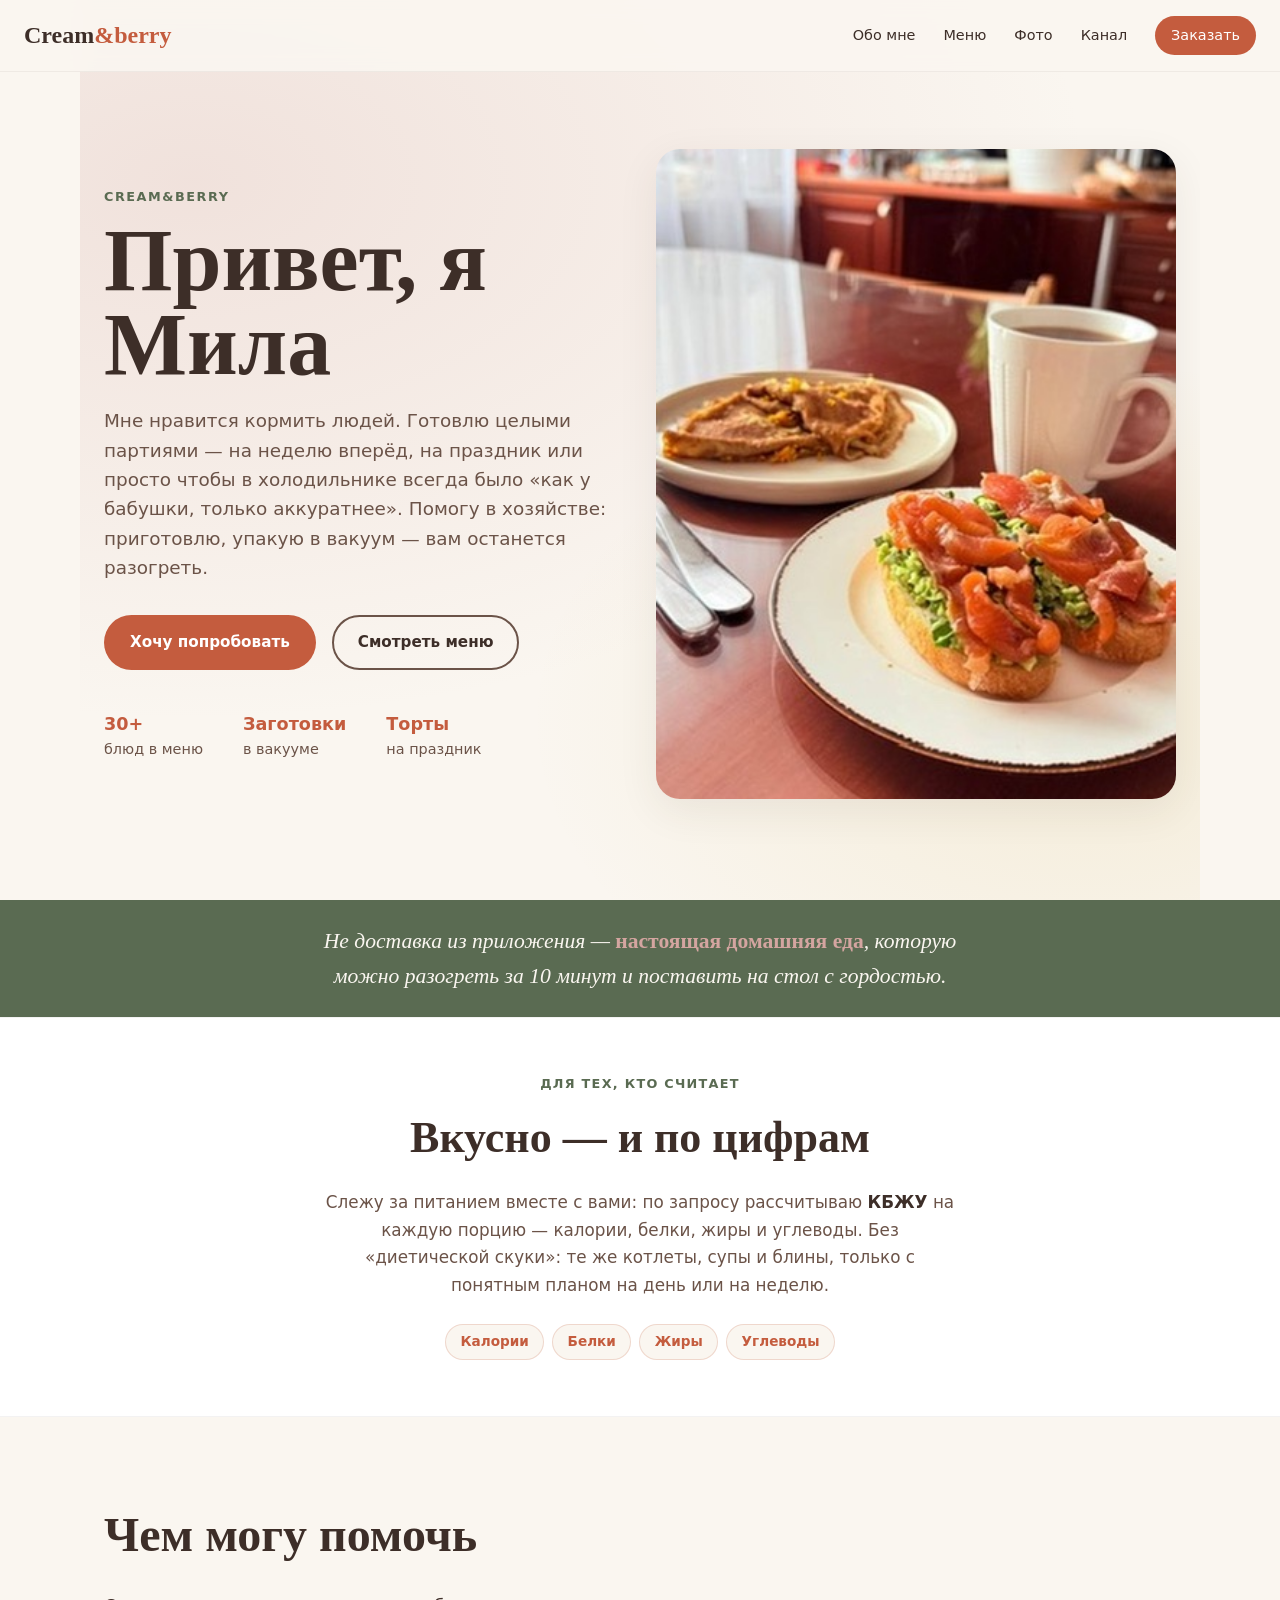
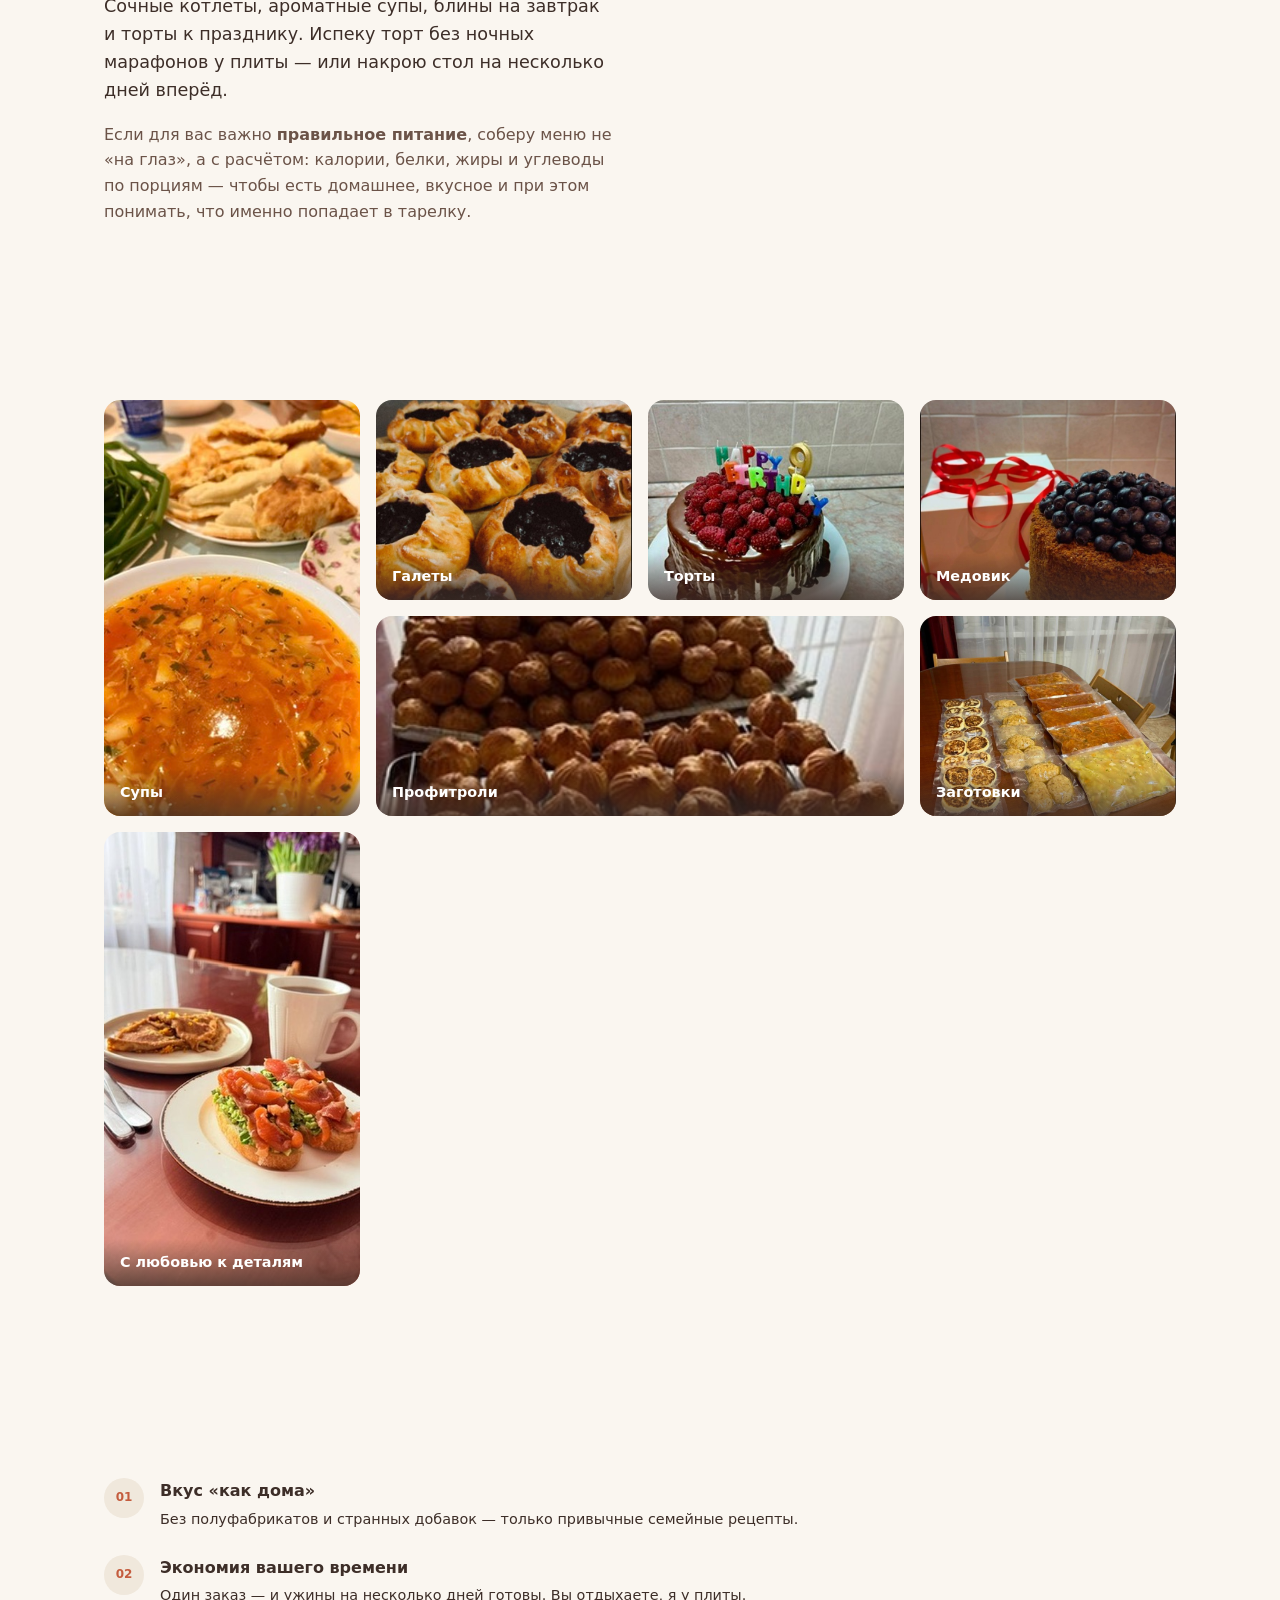
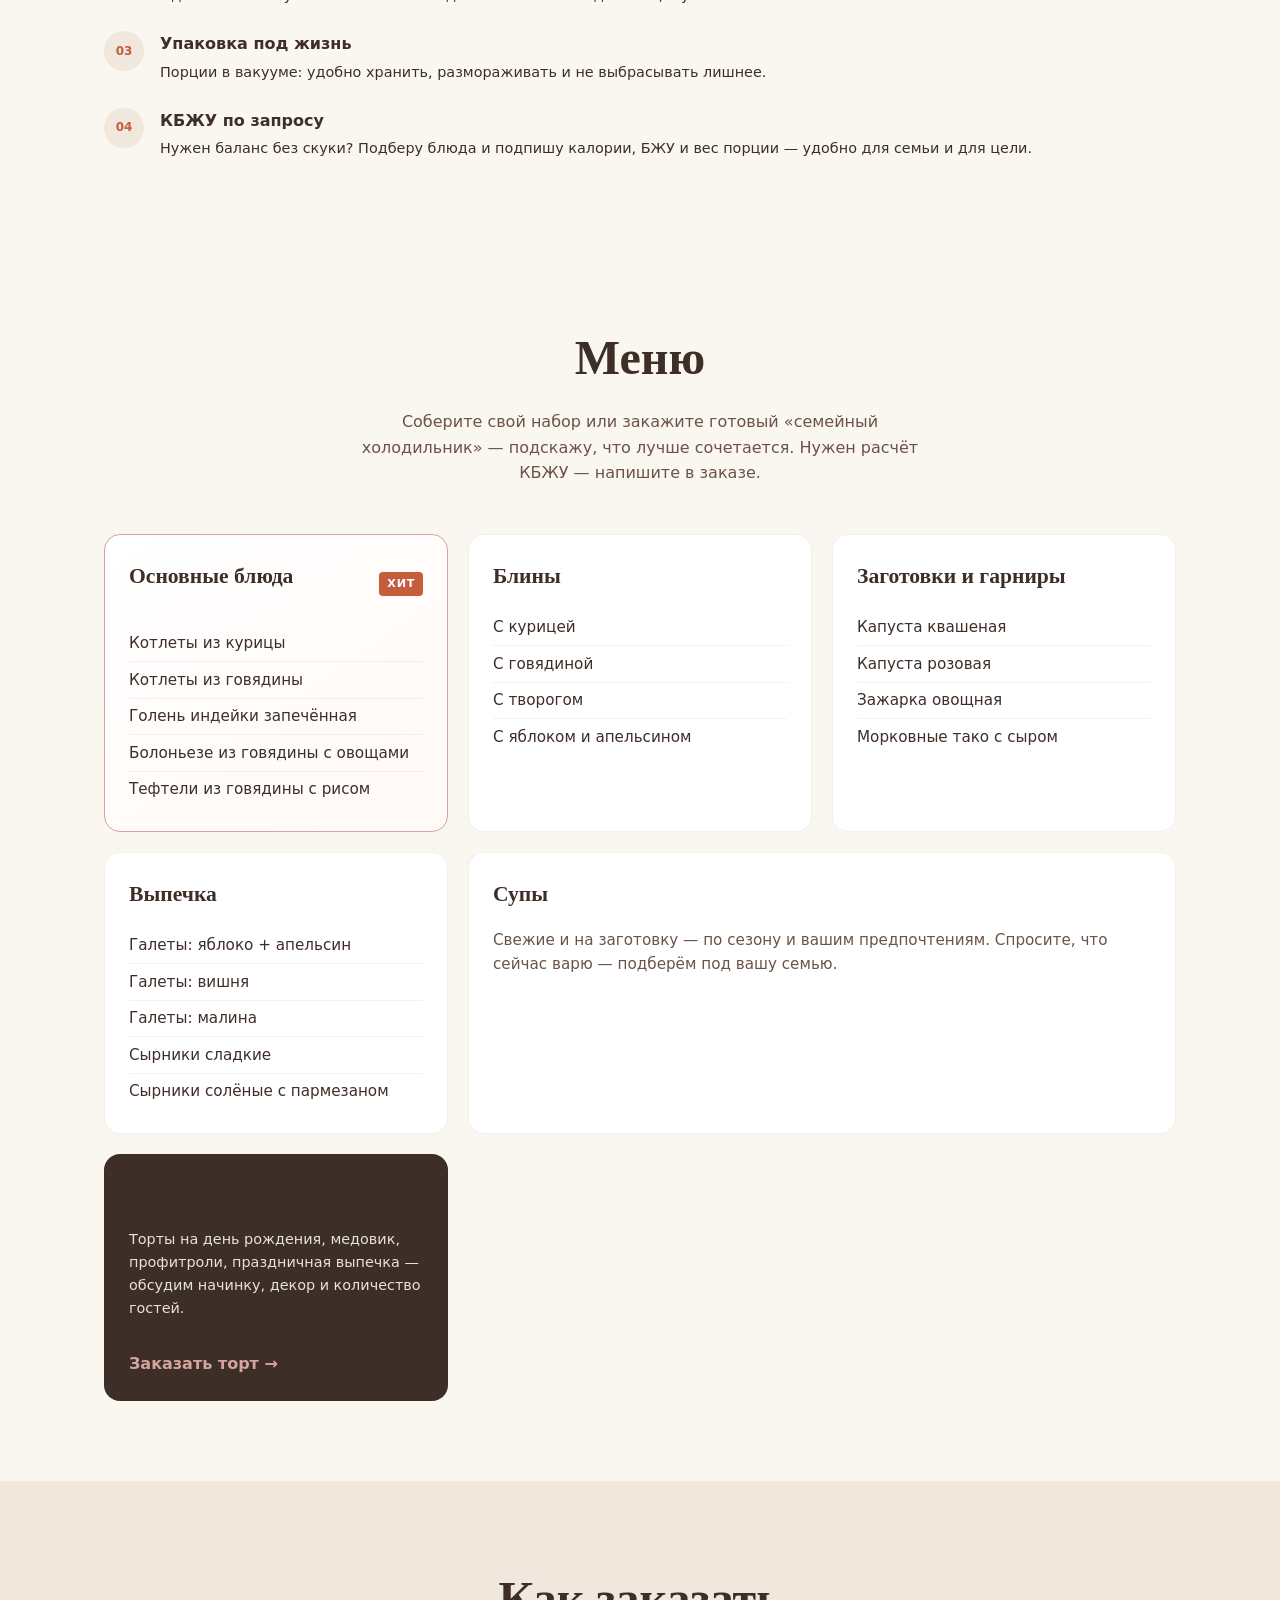
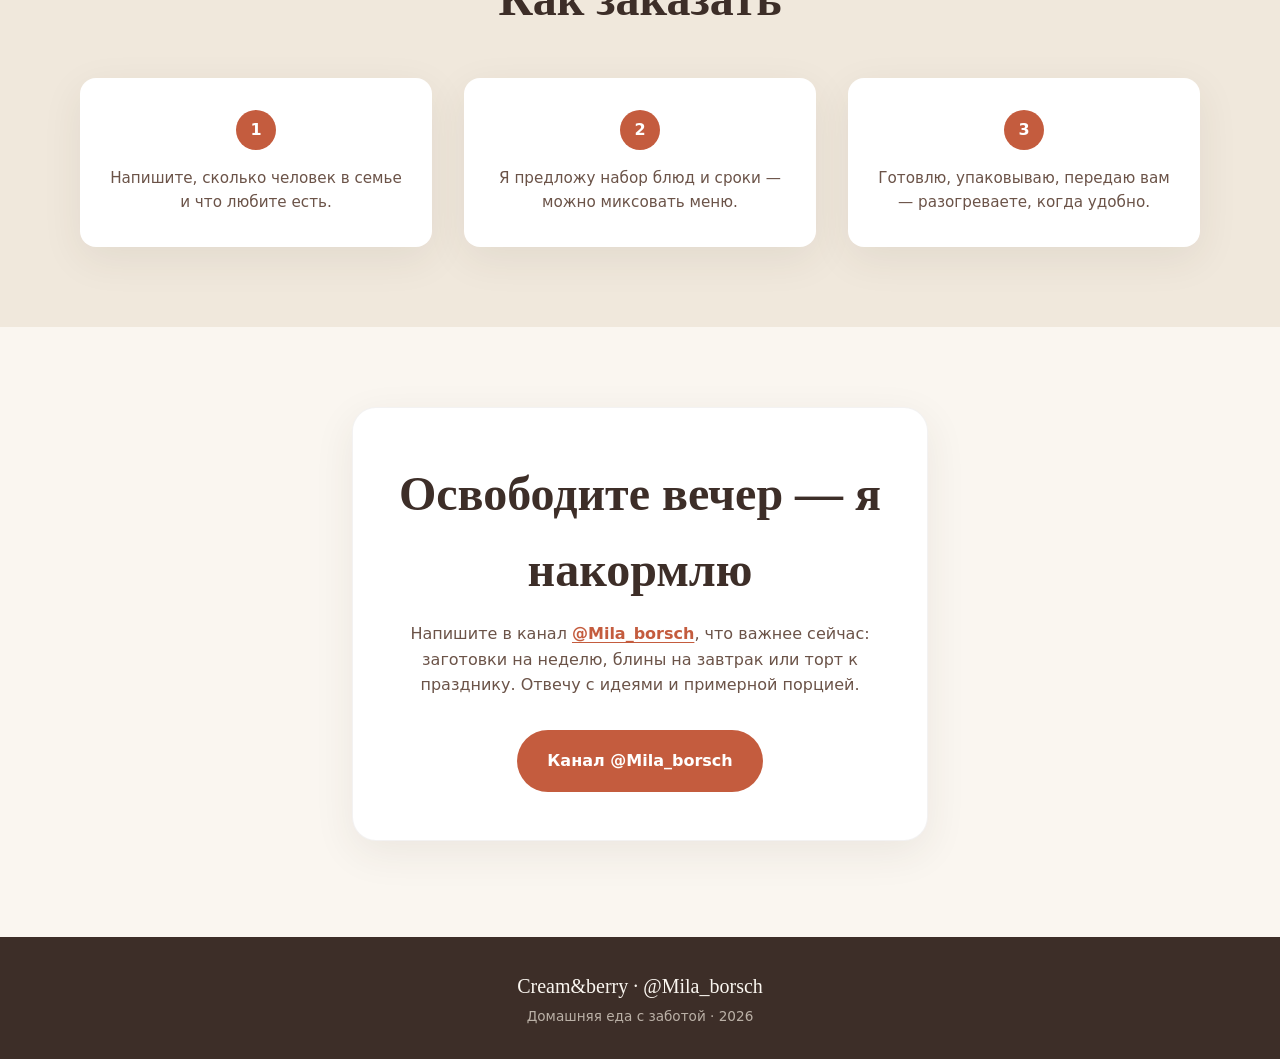
<file: index.html>
<!DOCTYPE html>
<html lang="ru">
<head>
  <meta charset="UTF-8" />
  <meta name="viewport" content="width=device-width, initial-scale=1, viewport-fit=cover" />
  <meta name="theme-color" content="#faf6f0" />
  <meta name="description" content="Cream&berry — домашняя кухня: котлеты, блины, супы, заготовки, торты. По запросу — расчёт КБЖУ. Канал @Mila_borsch." />
  <title>Cream&berry — домашняя кухня</title>
  <script>
    (function () {
      var p = location.pathname;
      if (p.indexOf("/publish/") !== -1) {
        location.replace(p.replace("/publish/", "/") + location.search + location.hash);
        return;
      }
      if (location.hostname.endsWith("github.io")) {
        var m = p.match(/^\/([^/]+)/);
        if (m) {
          var base = document.createElement("base");
          base.href = "/" + m[1] + "/";
          document.head.appendChild(base);
        }
      }
    })();
  </script>
  <link rel="stylesheet" href="styles.css" />
</head>
<body>
  <header class="header">
    <a class="logo" href="#top">Cream<span>&berry</span></a>
    <nav id="site-nav" class="nav" aria-label="Навигация">
      <a href="#about">Обо мне</a>
      <a href="#menu">Меню</a>
      <a href="#gallery">Фото</a>
      <a href="https://t.me/Mila_borsch" target="_blank" rel="noopener">Канал</a>
      <a href="#order" class="nav-cta">Заказать</a>
    </nav>
    <button class="burger" type="button" aria-label="Открыть меню" aria-expanded="false" aria-controls="site-nav">
      <span></span><span></span><span></span>
    </button>
    <div class="nav-backdrop" hidden aria-hidden="true"></div>
  </header>

  <main id="top">
    <section class="hero">
      <div class="hero-bg" role="presentation"></div>
      <div class="hero-inner">
        <p class="eyebrow">Cream&berry</p>
        <h1>Привет, я Мила</h1>
        <p class="hero-lead">
          Мне нравится кормить людей. Готовлю целыми партиями — на неделю вперёд,
          на праздник или просто чтобы в холодильнике всегда было «как у бабушки, только аккуратнее».
          Помогу в хозяйстве: приготовлю, упакую в вакуум — вам останется разогреть.
        </p>
        <div class="hero-actions">
          <a class="btn btn-primary" href="#order">Хочу попробовать</a>
          <a class="btn btn-ghost" href="#menu">Смотреть меню</a>
        </div>
        <ul class="hero-stats">
          <li><strong>30+</strong> блюд в меню</li>
          <li><strong>Заготовки</strong> в вакууме</li>
          <li><strong>Торты</strong> на праздник</li>
        </ul>
      </div>
      <figure class="hero-photo">
        <img src="https://eleven-svg.github.io/mila-chief/hero-breakfast.png" alt="Завтрак: блины, тост с авокадо и лососем, кофе" width="500" height="600" />
      </figure>
    </section>

    <section class="strip">
      <p>Не доставка из приложения — <em>настоящая домашняя еда</em>, которую можно разогреть за 10 минут и поставить на стол с гордостью.</p>
    </section>

    <section class="nutrition" aria-labelledby="nutrition-title">
      <div class="nutrition-inner">
        <p class="nutrition-eyebrow">Для тех, кто считает</p>
        <h2 id="nutrition-title">Вкусно — и по цифрам</h2>
        <p class="nutrition-text">
          Слежу за питанием вместе с вами: по запросу рассчитываю <strong>КБЖУ</strong> на каждую порцию —
          калории, белки, жиры и углеводы. Без «диетической скуки»: те же котлеты, супы и блины,
          только с понятным планом на день или на неделю.
        </p>
        <ul class="nutrition-tags">
          <li>Калории</li>
          <li>Белки</li>
          <li>Жиры</li>
          <li>Углеводы</li>
        </ul>
      </div>
    </section>

    <section id="about" class="about section about--intro">
      <div class="about-text">
        <h2>Чем могу помочь</h2>
        <p class="lead">
          Сочные котлеты, ароматные супы, блины на завтрак и торты к празднику.
          Испеку торт без ночных марафонов у плиты — или накрою стол на несколько дней вперёд.
        </p>
        <p>
          Если для вас важно <strong>правильное питание</strong>, соберу меню не «на глаз», а с расчётом:
          калории, белки, жиры и углеводы по порциям — чтобы есть домашнее, вкусное и при этом понимать,
          что именно попадает в тарелку.
        </p>
      </div>
    </section>

    <section id="gallery" class="gallery section">
      <div class="gallery-grid">
        <figure class="gallery-item gallery-item--tall">
          <img src="https://eleven-svg.github.io/mila-chief/soup.png" alt="Домашний овощной суп с зеленью и лепёшкой" loading="lazy" />
          <figcaption>Супы</figcaption>
        </figure>
        <figure class="gallery-item">
          <img src="https://eleven-svg.github.io/mila-chief/galettes.png" alt="Ягодные галеты на пергаменте" loading="lazy" />
          <figcaption>Галеты</figcaption>
        </figure>
        <figure class="gallery-item">
          <img src="https://eleven-svg.github.io/mila-chief/birthday-cake.png" alt="Торт на день рождения с малиной и шоколадом" loading="lazy" />
          <figcaption>Торты</figcaption>
        </figure>
        <figure class="gallery-item">
          <img src="https://eleven-svg.github.io/mila-chief/honey-cake.png" alt="Медовик с черникой в подарочной упаковке" loading="lazy" />
          <figcaption>Медовик</figcaption>
        </figure>
        <figure class="gallery-item gallery-item--wide">
          <img src="https://eleven-svg.github.io/mila-chief/profiteroles.png" alt="Профитроли — большая партия выпечки" loading="lazy" />
          <figcaption>Профитроли</figcaption>
        </figure>
        <figure class="gallery-item">
          <img src="https://eleven-svg.github.io/mila-chief/meal-prep.png" alt="Заготовки: сырники, котлеты и супы в вакуумной упаковке" loading="lazy" />
          <figcaption>Заготовки</figcaption>
        </figure>
        <figure class="gallery-item">
          <img src="https://eleven-svg.github.io/mila-chief/hero-breakfast.png" alt="Тост с авокадо и семгой, блины и кофе на завтрак" loading="lazy" />
          <figcaption>С любовью к деталям</figcaption>
        </figure>
      </div>
    </section>

    <section class="benefits-block section">
      <ul class="benefits">
        <li>
          <span class="benefit-icon" aria-hidden="true">01</span>
          <div>
            <h3>Вкус «как дома»</h3>
            <p>Без полуфабрикатов и странных добавок — только привычные семейные рецепты.</p>
          </div>
        </li>
        <li>
          <span class="benefit-icon" aria-hidden="true">02</span>
          <div>
            <h3>Экономия вашего времени</h3>
            <p>Один заказ — и ужины на несколько дней готовы. Вы отдыхаете, я у плиты.</p>
          </div>
        </li>
        <li>
          <span class="benefit-icon" aria-hidden="true">03</span>
          <div>
            <h3>Упаковка под жизнь</h3>
            <p>Порции в вакууме: удобно хранить, размораживать и не выбрасывать лишнее.</p>
          </div>
        </li>
        <li>
          <span class="benefit-icon" aria-hidden="true">04</span>
          <div>
            <h3>КБЖУ по запросу</h3>
            <p>Нужен баланс без скуки? Подберу блюда и подпишу калории, БЖУ и вес порции — удобно для семьи и для цели.</p>
          </div>
        </li>
      </ul>
    </section>

    <section id="menu" class="menu section">
      <div class="section-head">
        <h2>Меню</h2>
        <p>Соберите свой набор или закажите готовый «семейный холодильник» — подскажу, что лучше сочетается. Нужен расчёт КБЖУ — напишите в заказе.</p>
      </div>

      <div class="menu-grid">
        <article class="menu-card menu-card--featured">
          <div class="menu-card-head">
            <h3>Основные блюда</h3>
            <span class="tag">хит</span>
          </div>
          <ul>
            <li>Котлеты из курицы</li>
            <li>Котлеты из говядины</li>
            <li>Голень индейки запечённая</li>
            <li>Болоньезе из говядины с овощами</li>
            <li>Тефтели из говядины с рисом</li>
          </ul>
        </article>

        <article class="menu-card">
          <h3>Блины</h3>
          <ul>
            <li>С курицей</li>
            <li>С говядиной</li>
            <li>С творогом</li>
            <li>С яблоком и апельсином</li>
          </ul>
        </article>

        <article class="menu-card">
          <h3>Заготовки и гарниры</h3>
          <ul>
            <li>Капуста квашеная</li>
            <li>Капуста розовая</li>
            <li>Зажарка овощная</li>
            <li>Морковные тако с сыром</li>
          </ul>
        </article>

        <article class="menu-card">
          <h3>Выпечка</h3>
          <ul>
            <li>Галеты: яблоко + апельсин</li>
            <li>Галеты: вишня</li>
            <li>Галеты: малина</li>
            <li>Сырники сладкие</li>
            <li>Сырники солёные с пармезаном</li>
          </ul>
        </article>

        <article class="menu-card menu-card--wide">
          <h3>Супы</h3>
          <p class="menu-note">Свежие и на заготовку — по сезону и вашим предпочтениям. Спросите, что сейчас варю — подберём под вашу семью.</p>
        </article>

        <article class="menu-card menu-card--accent">
          <h3>Торты и праздник</h3>
          <p>Торты на день рождения, медовик, профитроли, праздничная выпечка — обсудим начинку, декор и количество гостей.</p>
          <a class="link-arrow" href="#order">Заказать торт →</a>
        </article>
      </div>
    </section>

    <section class="how section">
      <h2>Как заказать</h2>
      <ol class="steps">
        <li>
          <span class="step-num">1</span>
          <p>Напишите, сколько человек в семье и что любите есть.</p>
        </li>
        <li>
          <span class="step-num">2</span>
          <p>Я предложу набор блюд и сроки — можно миксовать меню.</p>
        </li>
        <li>
          <span class="step-num">3</span>
          <p>Готовлю, упаковываю, передаю вам — разогреваете, когда удобно.</p>
        </li>
      </ol>
    </section>

    <section id="order" class="cta section">
      <div class="cta-inner">
        <h2>Освободите вечер — я накормлю</h2>
        <p>
          Напишите в канал <a href="https://t.me/Mila_borsch" target="_blank" rel="noopener">@Mila_borsch</a>,
          что важнее сейчас: заготовки на неделю, блины на завтрак или торт к празднику.
          Отвечу с идеями и примерной порцией.
        </p>
        <div class="cta-buttons">
          <a class="btn btn-primary btn-lg" href="https://t.me/Mila_borsch" target="_blank" rel="noopener">Канал @Mila_borsch</a>
        </div>
      </div>
    </section>
  </main>

  <aside class="mobile-bar" aria-label="Быстрый заказ">
    <a class="mobile-bar-channel" href="https://t.me/Mila_borsch" target="_blank" rel="noopener">@Mila_borsch</a>
    <a class="btn btn-primary mobile-bar-btn" href="https://t.me/Mila_borsch" target="_blank" rel="noopener">Заказать</a>
  </aside>

  <footer class="footer">
    <p class="footer-brand">Cream&berry · <a href="https://t.me/Mila_borsch" target="_blank" rel="noopener">@Mila_borsch</a></p>
    <p class="footer-copy">Домашняя еда с заботой · 2026</p>
  </footer>

  <script src="script.js"></script>
</body>
</html>
</file>
<file: styles.css>
:root {
  --cream: #faf6f0;
  --cream-dark: #f0e8dc;
  --terracotta: #c45c3e;
  --terracotta-dark: #a84a32;
  --sage: #5a6b52;
  --sage-light: #7d8f74;
  --brown: #3d2e28;
  --brown-soft: #6b5348;
  --rose: #d4a5a0;
  --gold: #c9a227;
  --white: #fff;
  --shadow: 0 12px 40px rgba(61, 46, 40, 0.08);
  --radius: 16px;
  --radius-lg: 24px;
  --font-display: Georgia, "Times New Roman", serif;
  --font-body: system-ui, -apple-system, "Segoe UI", Roboto, sans-serif;
  --max: 1120px;
}

*,
*::before,
*::after {
  box-sizing: border-box;
}

html {
  scroll-behavior: smooth;
  scroll-padding-top: 4.5rem;
}

body {
  margin: 0;
  font-family: var(--font-body);
  font-size: 1rem;
  line-height: 1.6;
  color: var(--brown);
  background: var(--cream);
  overflow-x: hidden;
}

body.menu-open {
  overflow: hidden;
}

img {
  max-width: 100%;
  height: auto;
  display: block;
}

a {
  color: inherit;
  text-decoration: none;
}

/* Header */
.header {
  position: fixed;
  top: 0;
  left: 0;
  right: 0;
  z-index: 100;
  display: flex;
  align-items: center;
  justify-content: space-between;
  padding: 1rem 1.5rem;
  background: rgba(250, 246, 240, 0.92);
  backdrop-filter: blur(10px);
  border-bottom: 1px solid rgba(61, 46, 40, 0.06);
}

.logo {
  font-family: var(--font-display);
  font-size: 1.5rem;
  font-weight: 700;
  color: var(--brown);
}

.logo span {
  color: var(--terracotta);
}

.nav {
  display: flex;
  gap: 1.75rem;
  align-items: center;
  font-size: 0.9rem;
  font-weight: 500;
}

.nav a:hover {
  color: var(--terracotta);
}

.nav-cta {
  padding: 0.5rem 1rem;
  background: var(--terracotta);
  color: var(--white) !important;
  border-radius: 999px;
}

.nav-cta:hover {
  background: var(--terracotta-dark);
}

.burger {
  display: none;
  flex-direction: column;
  gap: 5px;
  padding: 8px;
  border: none;
  background: none;
  cursor: pointer;
}

.burger span {
  width: 22px;
  height: 2px;
  background: var(--brown);
  border-radius: 1px;
  transition: transform 0.2s, opacity 0.2s;
}

.burger.is-active span:nth-child(1) {
  transform: translateY(7px) rotate(45deg);
}

.burger.is-active span:nth-child(2) {
  opacity: 0;
}

.burger.is-active span:nth-child(3) {
  transform: translateY(-7px) rotate(-45deg);
}

.nav-backdrop {
  display: none;
}

/* Buttons */
.btn {
  display: inline-flex;
  align-items: center;
  justify-content: center;
  padding: 0.85rem 1.5rem;
  font-family: var(--font-body);
  font-size: 0.95rem;
  font-weight: 600;
  border-radius: 999px;
  border: 2px solid transparent;
  cursor: pointer;
  transition: transform 0.15s, background 0.15s, color 0.15s;
}

.btn:hover {
  transform: translateY(-1px);
}

.btn-primary {
  background: var(--terracotta);
  color: var(--white);
}

.btn-primary:hover {
  background: var(--terracotta-dark);
}

.btn-secondary {
  background: var(--brown);
  color: var(--white);
}

.btn-secondary:hover {
  background: var(--brown-soft);
}

.btn-ghost {
  border-color: var(--brown-soft);
  color: var(--brown);
  background: transparent;
}

.btn-ghost:hover {
  border-color: var(--terracotta);
  color: var(--terracotta);
}

.btn-lg {
  padding: 1rem 1.75rem;
  font-size: 1rem;
}

/* Hero */
.hero {
  position: relative;
  min-height: 100vh;
  display: grid;
  grid-template-columns: 1fr 1fr;
  align-items: center;
  gap: 2rem;
  padding: 7rem 1.5rem 4rem;
  max-width: var(--max);
  margin: 0 auto;
  overflow: hidden;
}

.hero-bg {
  position: absolute;
  inset: 0;
  background:
    radial-gradient(ellipse 80% 60% at 10% 20%, rgba(212, 165, 160, 0.25), transparent),
    radial-gradient(ellipse 50% 40% at 90% 80%, rgba(201, 162, 39, 0.12), transparent);
  pointer-events: none;
}

.hero-inner {
  position: relative;
  z-index: 1;
}

.eyebrow {
  font-size: 0.8rem;
  font-weight: 600;
  letter-spacing: 0.12em;
  text-transform: uppercase;
  color: var(--sage);
  margin: 0 0 0.75rem;
}

.hero h1 {
  font-family: var(--font-display);
  font-size: clamp(3.5rem, 8vw, 5.5rem);
  font-weight: 700;
  line-height: 0.95;
  margin: 0 0 1.25rem;
  color: var(--brown);
}

.hero-lead {
  font-size: 1.15rem;
  color: var(--brown-soft);
  max-width: 32rem;
  margin: 0 0 2rem;
}

.hero-actions {
  display: flex;
  flex-wrap: wrap;
  gap: 1rem;
  margin-bottom: 2.5rem;
}

.hero-stats {
  list-style: none;
  padding: 0;
  margin: 0;
  display: flex;
  flex-wrap: wrap;
  gap: 1.5rem 2.5rem;
  font-size: 0.9rem;
  color: var(--brown-soft);
}

.hero-stats strong {
  display: block;
  font-size: 1.1rem;
  color: var(--terracotta);
  font-weight: 700;
}

.hero-photo {
  position: relative;
  z-index: 1;
  margin: 0;
  border-radius: var(--radius-lg);
  overflow: hidden;
  box-shadow: var(--shadow);
}

.hero-photo img {
  width: 100%;
  aspect-ratio: 4 / 5;
  object-fit: cover;
}

/* Strip */
.strip {
  background: var(--sage);
  color: var(--cream);
  text-align: center;
  padding: 1.5rem 1.5rem;
}

.strip p {
  margin: 0;
  max-width: 40rem;
  margin-inline: auto;
  font-family: var(--font-display);
  font-size: 1.35rem;
  font-style: italic;
}

.strip em {
  font-style: normal;
  color: var(--rose);
  font-weight: 600;
}

/* Nutrition / KBJU */
.nutrition {
  padding: 3.5rem 1.5rem;
  background: var(--white);
  border-block: 1px solid rgba(61, 46, 40, 0.06);
}

.nutrition-inner {
  max-width: 40rem;
  margin: 0 auto;
  text-align: center;
}

.nutrition-eyebrow {
  margin: 0 0 0.5rem;
  font-size: 0.8rem;
  font-weight: 600;
  letter-spacing: 0.1em;
  text-transform: uppercase;
  color: var(--sage);
}

.nutrition h2 {
  font-family: var(--font-display);
  font-size: clamp(2rem, 5vw, 2.75rem);
  font-weight: 600;
  margin: 0 0 1rem;
  color: var(--brown);
}

.nutrition-text {
  margin: 0 0 1.5rem;
  font-size: 1.05rem;
  line-height: 1.65;
  color: var(--brown-soft);
}

.nutrition-text strong {
  color: var(--brown);
  font-weight: 600;
}

.nutrition-tags {
  list-style: none;
  padding: 0;
  margin: 0;
  display: flex;
  flex-wrap: wrap;
  justify-content: center;
  gap: 0.5rem;
}

.nutrition-tags li {
  padding: 0.4rem 0.9rem;
  font-size: 0.85rem;
  font-weight: 600;
  color: var(--terracotta);
  background: var(--cream);
  border: 1px solid rgba(196, 92, 62, 0.2);
  border-radius: 999px;
}

/* Sections */
.section {
  padding: 5rem 1.5rem;
  max-width: var(--max);
  margin: 0 auto;
}

.section-head {
  text-align: center;
  max-width: 36rem;
  margin: 0 auto 3rem;
}

.section-head h2,
.about h2,
.how h2,
.cta h2 {
  font-family: var(--font-display);
  font-size: clamp(2.25rem, 5vw, 3rem);
  font-weight: 600;
  margin: 0 0 0.75rem;
  color: var(--brown);
}

.section-head p {
  margin: 0;
  color: var(--brown-soft);
}

/* About */
.about {
  display: grid;
  grid-template-columns: 1fr 1fr;
  gap: 3rem;
  align-items: center;
}

.about .lead {
  font-size: 1.1rem;
  color: var(--brown);
}

.about p {
  color: var(--brown-soft);
}

.benefits {
  list-style: none;
  padding: 0;
  margin: 2rem 0 0;
  display: flex;
  flex-direction: column;
  gap: 1.5rem;
}

.benefits li {
  display: flex;
  gap: 1rem;
  align-items: flex-start;
}

.benefit-icon {
  flex-shrink: 0;
  font-size: 0.75rem;
  font-weight: 700;
  color: var(--terracotta);
  width: 2.5rem;
  height: 2.5rem;
  display: flex;
  align-items: center;
  justify-content: center;
  background: var(--cream-dark);
  border-radius: 50%;
}

.benefits h3 {
  margin: 0 0 0.25rem;
  font-size: 1rem;
}

.benefits p {
  margin: 0;
  font-size: 0.9rem;
}

.about-photo {
  margin: 0;
  border-radius: var(--radius-lg);
  overflow: hidden;
  box-shadow: var(--shadow);
}

.about-photo figcaption {
  padding: 0.75rem 0 0;
  font-size: 0.85rem;
  color: var(--sage);
  text-align: center;
}

.about-photo img {
  width: 100%;
  aspect-ratio: 4 / 3;
  object-fit: cover;
}

/* Menu */
.menu-grid {
  display: grid;
  grid-template-columns: repeat(3, 1fr);
  gap: 1.25rem;
}

.menu-card {
  background: var(--white);
  border-radius: var(--radius);
  padding: 1.5rem;
  border: 1px solid rgba(61, 46, 40, 0.06);
}

.menu-card--featured {
  grid-column: span 1;
  border-color: var(--rose);
  background: linear-gradient(145deg, var(--white) 0%, #fff9f7 100%);
}

.menu-card--wide {
  grid-column: span 2;
}

.menu-card--accent {
  grid-column: span 1;
  background: var(--brown);
  color: var(--cream);
}

.menu-card--accent h3,
.menu-card--accent p {
  color: var(--cream);
}

.menu-card--accent .link-arrow {
  color: var(--rose);
  font-weight: 600;
  margin-top: 1rem;
  display: inline-block;
}

.menu-card-head {
  display: flex;
  align-items: center;
  justify-content: space-between;
  gap: 0.5rem;
  margin-bottom: 1rem;
}

.menu-card h3 {
  font-family: var(--font-display);
  font-size: 1.35rem;
  margin: 0 0 1rem;
  color: var(--brown);
}

.menu-card--accent h3 {
  margin-bottom: 0.75rem;
}

.tag {
  font-size: 0.7rem;
  font-weight: 700;
  text-transform: uppercase;
  letter-spacing: 0.06em;
  background: var(--terracotta);
  color: var(--white);
  padding: 0.2rem 0.5rem;
  border-radius: 4px;
}

.menu-card ul {
  margin: 0;
  padding: 0;
  list-style: none;
}

.menu-card li {
  padding: 0.35rem 0;
  border-bottom: 1px solid rgba(61, 46, 40, 0.06);
  font-size: 0.95rem;
}

.menu-card li:last-child {
  border-bottom: none;
}

.menu-note {
  margin: 0;
  font-size: 0.95rem;
  color: var(--brown-soft);
}

.menu-card--accent .menu-note,
.menu-card--accent p {
  font-size: 0.9rem;
  opacity: 0.9;
}

/* Gallery */
.gallery-grid {
  display: grid;
  grid-template-columns: repeat(4, 1fr);
  grid-template-rows: repeat(2, 200px);
  gap: 1rem;
}

.gallery-item {
  margin: 0;
  position: relative;
  border-radius: var(--radius);
  overflow: hidden;
}

.gallery-item img {
  width: 100%;
  height: 100%;
  object-fit: cover;
  transition: transform 0.4s ease;
}

.gallery-item:hover img {
  transform: scale(1.04);
}

.gallery-item figcaption {
  position: absolute;
  bottom: 0;
  left: 0;
  right: 0;
  padding: 0.75rem 1rem;
  background: linear-gradient(transparent, rgba(61, 46, 40, 0.75));
  color: var(--white);
  font-weight: 600;
  font-size: 0.9rem;
}

.gallery-item--tall {
  grid-row: span 2;
}

.gallery-item--wide {
  grid-column: span 2;
}

/* How */
.how {
  text-align: center;
  background: var(--cream-dark);
  max-width: none;
  padding-left: 1.5rem;
  padding-right: 1.5rem;
}

.how h2 {
  margin-bottom: 2.5rem;
}

.steps {
  list-style: none;
  padding: 0;
  margin: 0 auto;
  max-width: var(--max);
  display: grid;
  grid-template-columns: repeat(3, 1fr);
  gap: 2rem;
}

.steps li {
  background: var(--white);
  padding: 2rem 1.5rem;
  border-radius: var(--radius);
  box-shadow: var(--shadow);
}

.step-num {
  display: inline-flex;
  width: 2.5rem;
  height: 2.5rem;
  align-items: center;
  justify-content: center;
  background: var(--terracotta);
  color: var(--white);
  font-weight: 700;
  border-radius: 50%;
  margin-bottom: 1rem;
}

.steps p {
  margin: 0;
  font-size: 0.95rem;
  color: var(--brown-soft);
}

/* CTA */
.cta {
  max-width: none;
  padding-bottom: 6rem;
}

.cta-inner {
  max-width: 36rem;
  margin: 0 auto;
  text-align: center;
  background: var(--white);
  padding: 3rem 2rem;
  border-radius: var(--radius-lg);
  box-shadow: var(--shadow);
  border: 1px solid rgba(61, 46, 40, 0.06);
}

.cta-inner p {
  color: var(--brown-soft);
  margin: 0 0 2rem;
}

.cta-buttons {
  display: flex;
  flex-wrap: wrap;
  gap: 1rem;
  justify-content: center;
}

.cta-inner a:not(.btn) {
  color: var(--terracotta);
  font-weight: 600;
  text-decoration: underline;
  text-underline-offset: 3px;
}

.cta-inner a:not(.btn):hover {
  color: var(--terracotta-dark);
}

/* Footer */
.footer {
  text-align: center;
  padding: 2rem 1.5rem;
  border-top: 1px solid rgba(61, 46, 40, 0.08);
  background: var(--brown);
  color: var(--cream-dark);
}

.footer-brand {
  font-family: var(--font-display);
  font-size: 1.25rem;
  margin: 0 0 0.25rem;
  color: var(--cream);
}

.footer-brand a {
  color: var(--cream);
}

.footer-brand a:hover {
  color: var(--rose);
}

.footer-copy {
  margin: 0;
  font-size: 0.85rem;
  opacity: 0.7;
}

/* Mobile bottom bar */
.mobile-bar {
  display: none;
}

/* Tablet & mobile */
@media (max-width: 900px) {
  html {
    scroll-padding-top: 3.75rem;
  }

  .header {
    padding: 0.75rem max(1rem, env(safe-area-inset-right)) 0.75rem max(1rem, env(safe-area-inset-left));
    padding-top: max(0.75rem, env(safe-area-inset-top));
  }

  .logo {
    font-size: 1.25rem;
    max-width: 55vw;
    line-height: 1.1;
  }

  .burger {
    display: flex;
    min-width: 44px;
    min-height: 44px;
    align-items: center;
    justify-content: center;
    z-index: 110;
  }

  .nav-backdrop {
    display: block;
    position: fixed;
    inset: 0;
    z-index: 98;
    background: rgba(61, 46, 40, 0.45);
    opacity: 0;
    transition: opacity 0.25s;
    pointer-events: none;
  }

  .nav-backdrop:not([hidden]) {
    opacity: 1;
    pointer-events: auto;
  }

  .nav {
    position: fixed;
    inset: 0;
    top: 0;
    left: 0;
    right: 0;
    bottom: 0;
    z-index: 99;
    flex-direction: column;
    align-items: stretch;
    justify-content: center;
    gap: 0;
    padding: 5rem 1.5rem 2rem;
    padding-top: max(5rem, calc(env(safe-area-inset-top) + 4rem));
    background: var(--cream);
    opacity: 0;
    visibility: hidden;
    transform: translateX(100%);
    transition: transform 0.3s ease, opacity 0.25s, visibility 0.25s;
  }

  .nav:not(.is-open) {
    pointer-events: none;
  }

  .nav.is-open {
    opacity: 1;
    visibility: visible;
    transform: translateX(0);
    pointer-events: auto;
  }

  .nav a {
    padding: 1rem 0;
    font-size: 1.15rem;
    border-bottom: 1px solid rgba(61, 46, 40, 0.08);
    min-height: 48px;
    display: flex;
    align-items: center;
  }

  .nav a:last-child {
    border-bottom: none;
  }

  .nav-cta {
    margin-top: 1rem;
    justify-content: center;
    text-align: center;
    padding: 1rem 1.5rem;
    font-size: 1.05rem;
    border: none;
  }

  .hero {
    grid-template-columns: 1fr;
    min-height: auto;
    padding: calc(4.5rem + env(safe-area-inset-top, 0px)) 1.25rem 2.5rem;
    gap: 1.5rem;
  }

  .hero h1 {
    font-size: clamp(2.5rem, 12vw, 3.75rem);
    word-break: break-word;
  }

  .hero-lead {
    font-size: 1rem;
    margin-bottom: 1.5rem;
  }

  .hero-stats {
    gap: 1rem 1.5rem;
  }

  .hero-photo {
    order: -1;
    max-height: none;
  }

  .hero-photo img {
    aspect-ratio: 1 / 1;
    max-height: 52vh;
  }

  .strip {
    padding: 1.25rem 1rem;
  }

  .strip p {
    font-size: 1.1rem;
  }

  .nutrition {
    padding: 2.5rem 1.25rem;
  }

  .nutrition-text {
    font-size: 1rem;
  }

  .section {
    padding: 3rem 1.25rem;
  }

  .section-head {
    margin-bottom: 2rem;
  }

  .about {
    grid-template-columns: 1fr;
    gap: 2rem;
  }

  .about-photo {
    order: -1;
  }

  .menu-grid {
    grid-template-columns: 1fr;
  }

  .menu-card--wide,
  .menu-card--featured,
  .menu-card--accent {
    grid-column: span 1;
  }

  .gallery-grid {
    display: flex;
    flex-direction: column;
    gap: 0.75rem;
  }

  .gallery-item,
  .gallery-item--tall,
  .gallery-item--wide {
    grid-column: unset;
    grid-row: unset;
    min-height: 0;
  }

  .gallery-item img {
    aspect-ratio: 4 / 3;
    height: auto;
  }

  .gallery-item:hover img {
    transform: none;
  }

  .steps {
    grid-template-columns: 1fr;
    gap: 1rem;
  }

  .steps li {
    padding: 1.5rem 1.25rem;
  }

  .cta {
    padding-bottom: 5rem;
  }

  .cta-inner {
    padding: 2rem 1.25rem;
    margin-inline: 0;
    border-radius: var(--radius);
  }

  .cta-buttons .btn {
    width: 100%;
  }

  .footer {
    padding-bottom: calc(5.5rem + env(safe-area-inset-bottom, 0px));
  }

  .mobile-bar {
    display: flex;
    align-items: center;
    justify-content: space-between;
    gap: 0.75rem;
    position: fixed;
    left: 0;
    right: 0;
    bottom: 0;
    z-index: 90;
    padding: 0.65rem max(1rem, env(safe-area-inset-right)) calc(0.65rem + env(safe-area-inset-bottom, 0px)) max(1rem, env(safe-area-inset-left));
    background: rgba(250, 246, 240, 0.96);
    backdrop-filter: blur(12px);
    border-top: 1px solid rgba(61, 46, 40, 0.1);
    box-shadow: 0 -4px 24px rgba(61, 46, 40, 0.06);
  }

  .mobile-bar-channel {
    font-size: 0.85rem;
    font-weight: 600;
    color: var(--brown-soft);
    flex-shrink: 0;
  }

  .mobile-bar-btn {
    flex: 1;
    max-width: 12rem;
    padding: 0.75rem 1.25rem;
    min-height: 44px;
  }
}

@media (max-width: 480px) {
  .hero-actions {
    flex-direction: column;
  }

  .hero-actions .btn {
    width: 100%;
    min-height: 48px;
  }

  .btn {
    min-height: 44px;
  }

  .eyebrow {
    font-size: 0.72rem;
    letter-spacing: 0.08em;
  }

  .hero-stats {
    flex-direction: column;
    gap: 0.75rem;
  }

  .hero-stats li {
    display: flex;
    align-items: baseline;
    gap: 0.5rem;
  }

  .hero-stats strong {
    display: inline;
    margin-right: 0.35rem;
  }

  .menu-card {
    padding: 1.25rem;
  }

  .cta-inner h2 {
    font-size: 1.75rem;
  }
}

@media (min-width: 901px) {
  .mobile-bar {
    display: none !important;
  }
}
</file>
